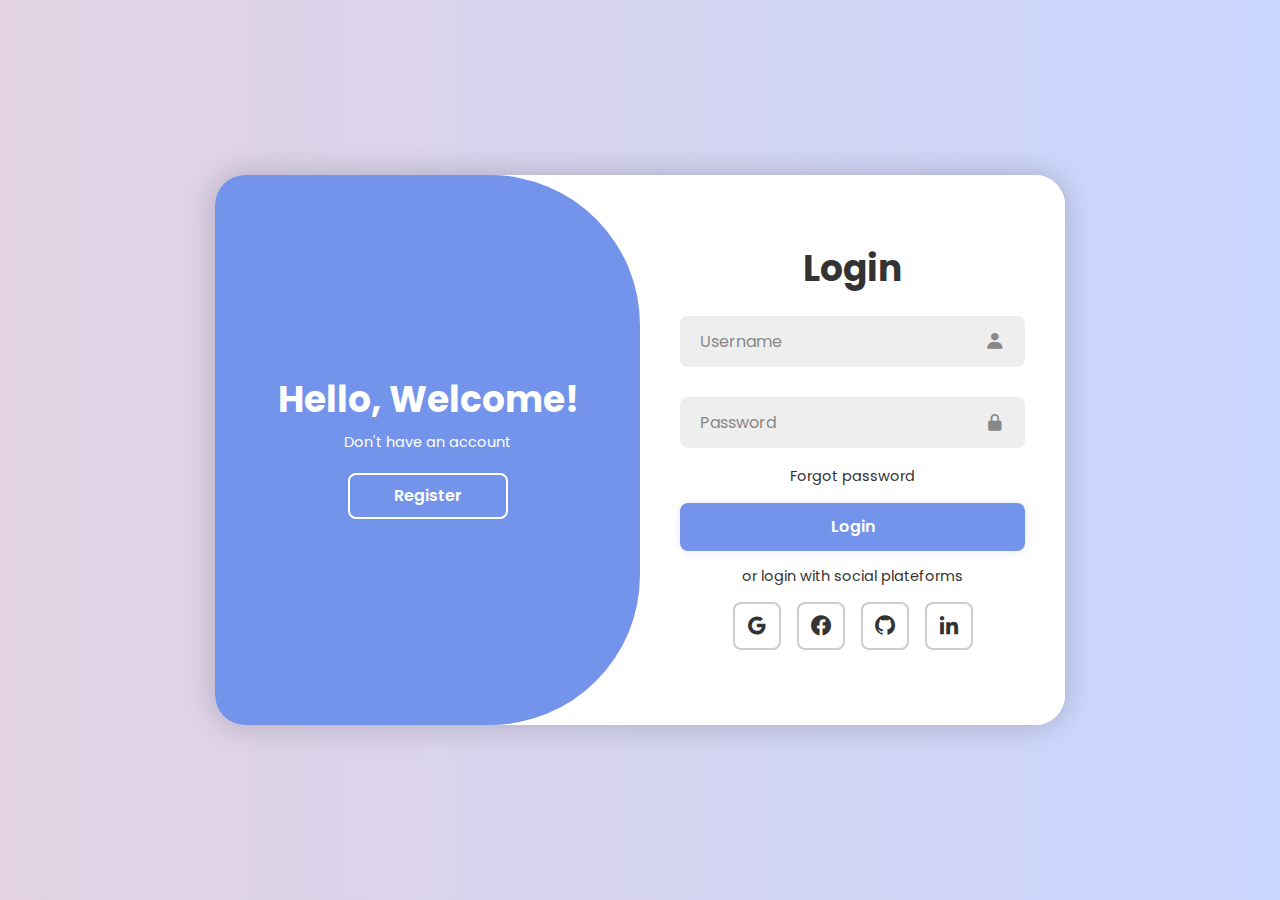
<file: registeration_page/index.html>
<!DOCTYPE html>
<html lang="en">
<head>
    <meta charset="UTF-8">
    <meta name="viewport" content="width=device-width, initial-scale=1.0">
    <title>Document</title>
    <link href='https://unpkg.com/boxicons@2.1.4/css/boxicons.min.css' rel='stylesheet'>
    <link rel="stylesheet" href="style.css">
</head>
<body>
    <div class="container">
        <div class="form-box login">
            <form action="">
                <h1>Login</h1>
                <div class="input-box">
                    <input type="text" placeholder="Username" required>
                    <i class='bx bxs-user'></i>
                </div>
                 <div class="input-box">
                    <input type="password" placeholder="Password" required>
                    <i class='bx bxs-lock-alt' ></i>
                </div>
                <div class="forgot-link">
                    <a href="#"> Forgot password</a>
                </div>
                <button type="submit" class="btn">Login</button>
                <p>or login with social plateforms</p>
                <div class="social-icons">
                    <a href="#"><i class='bx bxl-google' ></i></a>
                    <a href="#"><i class='bx bxl-facebook-circle' ></i></a>
                    <a href="#"><i class='bx bxl-github' ></i></a>
                    <a href="#"><i class='bx bxl-linkedin' ></i></a>
                </div>
            </form>
        </div>

        <div class="form-box register">
            <form action="">
                <h1>Registration</h1>
                <div class="input-box">
                    <input type="text" placeholder="Username" required>
                    <i class='bx bxs-user'></i>
                </div>
                <div class="input-box">
                    <input type="email" placeholder="Email" required>
                    <i class='bx bxs-envelope' ></i>
                </div>
                 <div class="input-box">
                    <input type="password" placeholder="Password" required>
                    <i class='bx bxs-lock-alt' ></i>
                </div>
                
                <button type="submit" class="btn">Register</button>
                <p>or register with social plateforms</p>
                <div class="social-icons">
                    <a href="#"><i class='bx bxl-google' ></i></a>
                    <a href="#"><i class='bx bxl-facebook-circle' ></i></a>
                    <a href="#"><i class='bx bxl-github' ></i></a>
                    <a href="#"><i class='bx bxl-linkedin' ></i></a>
                </div>
            </form>
        </div>
        <div class="toggle-box">
            <div class="toggle-panel toggle-left">
                <h1>Hello, Welcome!</h1>
                <p>Don't have an account</p>
                <button class="btn register-btn">Register</button>
            </div>
            <div class="toggle-panel toggle-right">
                <h1>Welcome Back!</h1>
                <p>Already have an account?</p>
                <button class="btn login-btn">login</button>
            </div>
        </div>
    </div>
    <script src="script.js"></script>
</body>
</html>
</file>
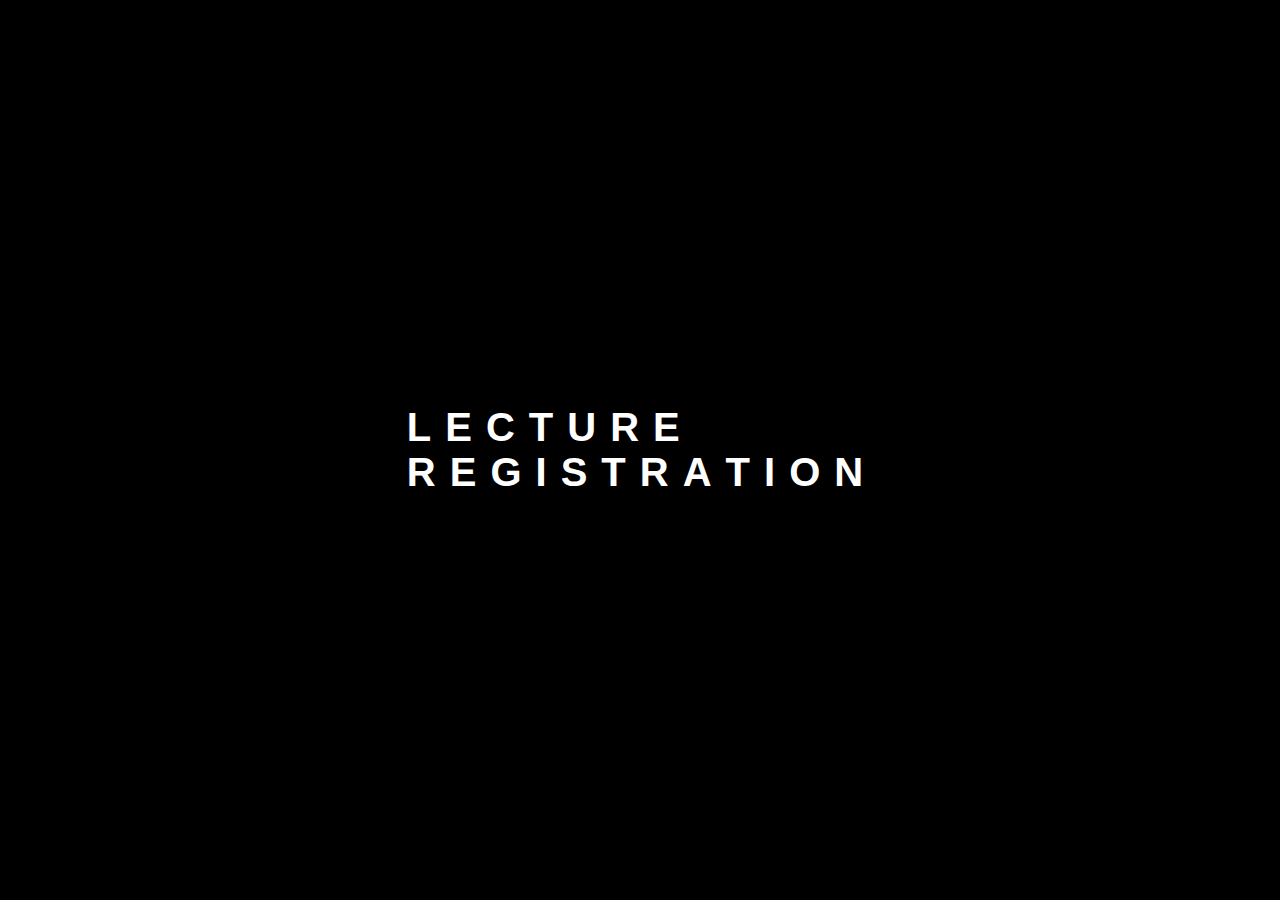
<file: loading_page/loading_page.html>
<!DOCTYPE html>
<html lang="en">
<head>
    <meta charset="UTF-8">
    <meta name="viewport" content="width=device-width, initial-scale=1.0">
    <title>Loading Page</title>
    <link rel="stylesheet" type="text/css" href="/loading_page/style.css">

</head>
<body>
     <div class="smoke">
        <span style="--i:0">l</span>
        <span style="--i:1">e</span>
        <span style="--i:2">c</span>
        <span style="--i:3">t</span>
        <span style="--i:4">u</span>
        <span style="--i:5">r</span>
        <span style="--i:6">e</span>
        <br>
        <span style="--i:7">r</span>
        <span style="--i:8">e</span>
        <span style="--i:9">g</span>
        <span style="--i:10">i</span>
        <span style="--i:11">s</span>
        <span style="--i:12">t</span>
        <span style="--i:14">r</span>
        <span style="--i:15">a</span>
        <span style="--i:16">t</span>
        <span style="--i:17">i</span>
        <span style="--i:18">o</span>
        <span style="--i:19">n</span>
    </div>

    
    <script>
        setTimeout(() => {
            window.location.href = "../registration_page/signIn_Up.html";  
        }, 4650);
    </script>

</body>
</html>
</file>
<file: registeration_page/style.css>
@import url('https://fonts.googleapis.com/css2?family=Poppins:wght@300;400;500;600;700;800;900&display=swap');
*{
    margin: 0;
    padding: 0;
    box-sizing:border-box;
    font-family: 'Poppins', sans-serif;
}

body{
    display: flex;
    justify-content: center;
    align-items: center;
    min-height: 100vh;
    background: linear-gradient(90deg, #e2d2e2, #c9d6ff);
}
.container{
    position: relative;
    width: 850px;
    height: 550px;
    background: #fff;
    border-radius: 30px;
    box-shadow: 0 0 30px rgba(0, 0, 0, .2);
    overflow: hidden;
    margin: 20px;
}
.form-box{
    position: absolute;
    right: 0;
    width: 50%;
    height: 100%;
    /* background-color: rgb(220, 226, 234); */
    background-color: #fff;
    display: flex;
    align-items: center;
    color: #333;
    text-align: center;
    padding: 40px;  
    z-index: 1;
    transition: .6s ease-in-out 1.2s, visibility 0s 1s;
}
.container.active .form-box{
    right: 50%;

}
.form-box.register{
    visibility: hidden;
}
.container.active .form-box.register{
    visibility: visible;

}
form{
    width: 100%;
}
.container h1{
    font-size: 36px;
    margin: -10px 0;
}

.input-box{
    position: relative;
    margin: 30px 0;
}

.input-box input{
    width: 100%;  
    padding: 13px 50px 13px 20px;
    background-color: #eee;
    border: none;
    outline: none;
    font-size: 16px;
    color:#333;
    font-weight: 500;
    border-radius: 8px;
}
.input-box input::placeholder{
    color:#888;
    font-weight: 400;
}
.input-box i{
    position: absolute;
    right: 20px;
    top: 50%;
    transform: translateY(-50%);
    font-size: 20px;
    color: #888;
}
.forgot-link{
    margin: -15px 0 15px;
}
.forgot-link a{
    font-size: 14.5px;
    color: #333;
    text-decoration: none;
}
.btn{
    width: 100%;
    height: 48px;
    background:#7494ec;
    border-radius: 8px;
    box-shadow: 0 0 10px rgba(0, 0, 0, .1);
    border: none;
    cursor: pointer;
    font-size: 16px;
    color: #fff;
    font-weight: 600;
}
.container p{
    font-size: 14.5px;
    margin: 15px 0 ; 
}

.social-icons a {
    display: inline-flex;
    padding: 10px;
    border: 2px solid #ccc;
    border-radius: 8px ;
    font-size: 24px;
    color: #333;
    text-decoration: none;
    margin: 0 8px;
}
.social-icons{
    display: flex;
    justify-content: center;
}
.toggle-box{
    position: absolute;
    width: 100%;
    height: 100%;
}
.toggle-box::before{
    content: '';
    position: absolute;
    left: -250%; 
    width: 300%;
    height: 100%;
    background:#7494ec ;
    border-radius: 150px;
    z-index: 2;
    transition: 1.8s ease-in-out;
}
.container.active .toggle-box::before{
    left: 50%;

}
.toggle-panel{
    position: absolute; 
    width: 50%;
    height: 100%;
    /* background-color: rgb(119, 188, 232); */
    color: #fff;
    display: flex;
    flex-direction: column;
    justify-content: center;
    align-items: center;
    z-index: 2;
    transition:.6s ease-in-out ;
}
.toggle-panel.toggle-left{
    left: 0;
    transition-delay: 1.2s ;
}
.container.active .toggle-panel.toggle-left{ 
    left: -50%;
    transition-delay: .6s;
}
.toggle-panel.toggle-right{
    right: -50%;
}
.container.active .toggle-panel.toggle-right{
    right: 0;
    transition-delay: 1.2s;
}

.toggle-panel p {
    margin-bottom: 20px;
}
.toggle-panel .btn{
    width: 160px;
    height: 46px;
    background: seagreen;
    border: 2px solid #fff;
    box-shadow: none;
}
.toggle-panel p{
    margin-bottom: 20px;
}
.toggle-panel .btn{
    width: 160px;
    height: 46px;
    background: transparent;
    border: 2px solid #fff;
    box-shadow: none;
}
@media screen and (max-width:650px){
    .container{
        height: calc(100vh - 40px);
    }
    .form-box{
        bottom: 0;
        width: 100%;
        height: 70%;
    }
    .container.active .form-box{
        right: 0;
        bottom: 30%;
    }
    .toggle-box::before{ 
        left: 0;
        top: -270%;
        width: 100%;
        height: 300%;
        border-radius: 20vw;
    }
    .container.active .toggle-box::before{
        top: 70%;
        left: 0;
    }
    .toggle-panel{
        width: 100%;
        height: 30%;
    }
    .toggle-panel.toggle-left{
        top: 0;
    }
    .container.active .toggle-panel.toggle-left{
        left: 0;
        top: -30%;
    }
    .toggle-panel.toggle-panel.toggle-right{
        right: 0;
        bottom: -30%;
    }
    .container.active .toggle-panel.toggle-right{
        bottom: 0;
    }
} 
@media screen and (max-width:400px){
    .form-box{
        padding:20px;
    }
    .toggle-panel h1{
        font-size: 30px;
    }
}
</file>
<file: loading_page/style.css>
body
{
    margin : 0;
    padding : 0;
    background : #000;                  
}
.smoke{
    position: absolute;
    top: 50%;
    left: 50%;
    transform: translate(-50%, -50%);
}
.smoke span 
{
    position : relative;
    color: #fff;
    font-family: sans-serif;
    font-weight: bold;
    letter-spacing: 10px;
    text-transform: uppercase;
    font-size: 40px;
    animation: animate 11s linear infinite;
}
.smoke span:nth-child(1){
    animation-delay: 0s;
}
.smoke span:nth-child(2){
    animation-delay: 0.1s;
}
.smoke span:nth-child(3){
    animation-delay: 0.2s;
}
.smoke span:nth-child(4){
    animation-delay: 0.3s;
}
.smoke span:nth-child(5){
    animation-delay: 0.4s;
}
.smoke span:nth-child(6){
    animation-delay: 0.5s;
}
.smoke span:nth-child(7){
    animation-delay: 0.6s;
}
.smoke span:nth-child(8){
    animation-delay: 0.7s;
}
.smoke span:nth-child(9){
    animation-delay: 0.8s;
}
.smoke span:nth-child(10){
    animation-delay: 0.9s;
}
.smoke span:nth-child(11){
    animation-delay: 1s;
}
.smoke span:nth-child(12){
    animation-delay: 1.1s;
}
.smoke span:nth-child(13){
    animation-delay: 1.2s;
}
.smoke span:nth-child(14){
    animation-delay: 1.3s;
}
.smoke span:nth-child(15){
    animation-delay: 1.4s;
}
.smoke span:nth-child(16){
    animation-delay: 1.5s;
}
.smoke span:nth-child(17){
    animation-delay: 1.6s;
}
.smoke span:nth-child(18){
    animation-delay: 1.7s;
}
.smoke span:nth-child(19){
    animation-delay: 1.8s;
}
.smoke span:nth-child(20){
    animation-delay: 1.9s;
}
.smoke span:nth-child(21){
    animation-delay: 2.0s;
}


@keyframes animate {
    0% {
        filter: blur(0);
        opacity: 1;
        transform: translateY(0);
    }
    40% {
        filter: blur(20px);
        opacity: 0.2;
        transform: translateY(-10px);
    }
    80% {
        filter: blur(0);
        opacity: 1;
        transform: translateY(0);
    }
    100% {
        filter: blur(0);
        opacity: 1;
        transform: translateY(0);
    }
}
</file>
